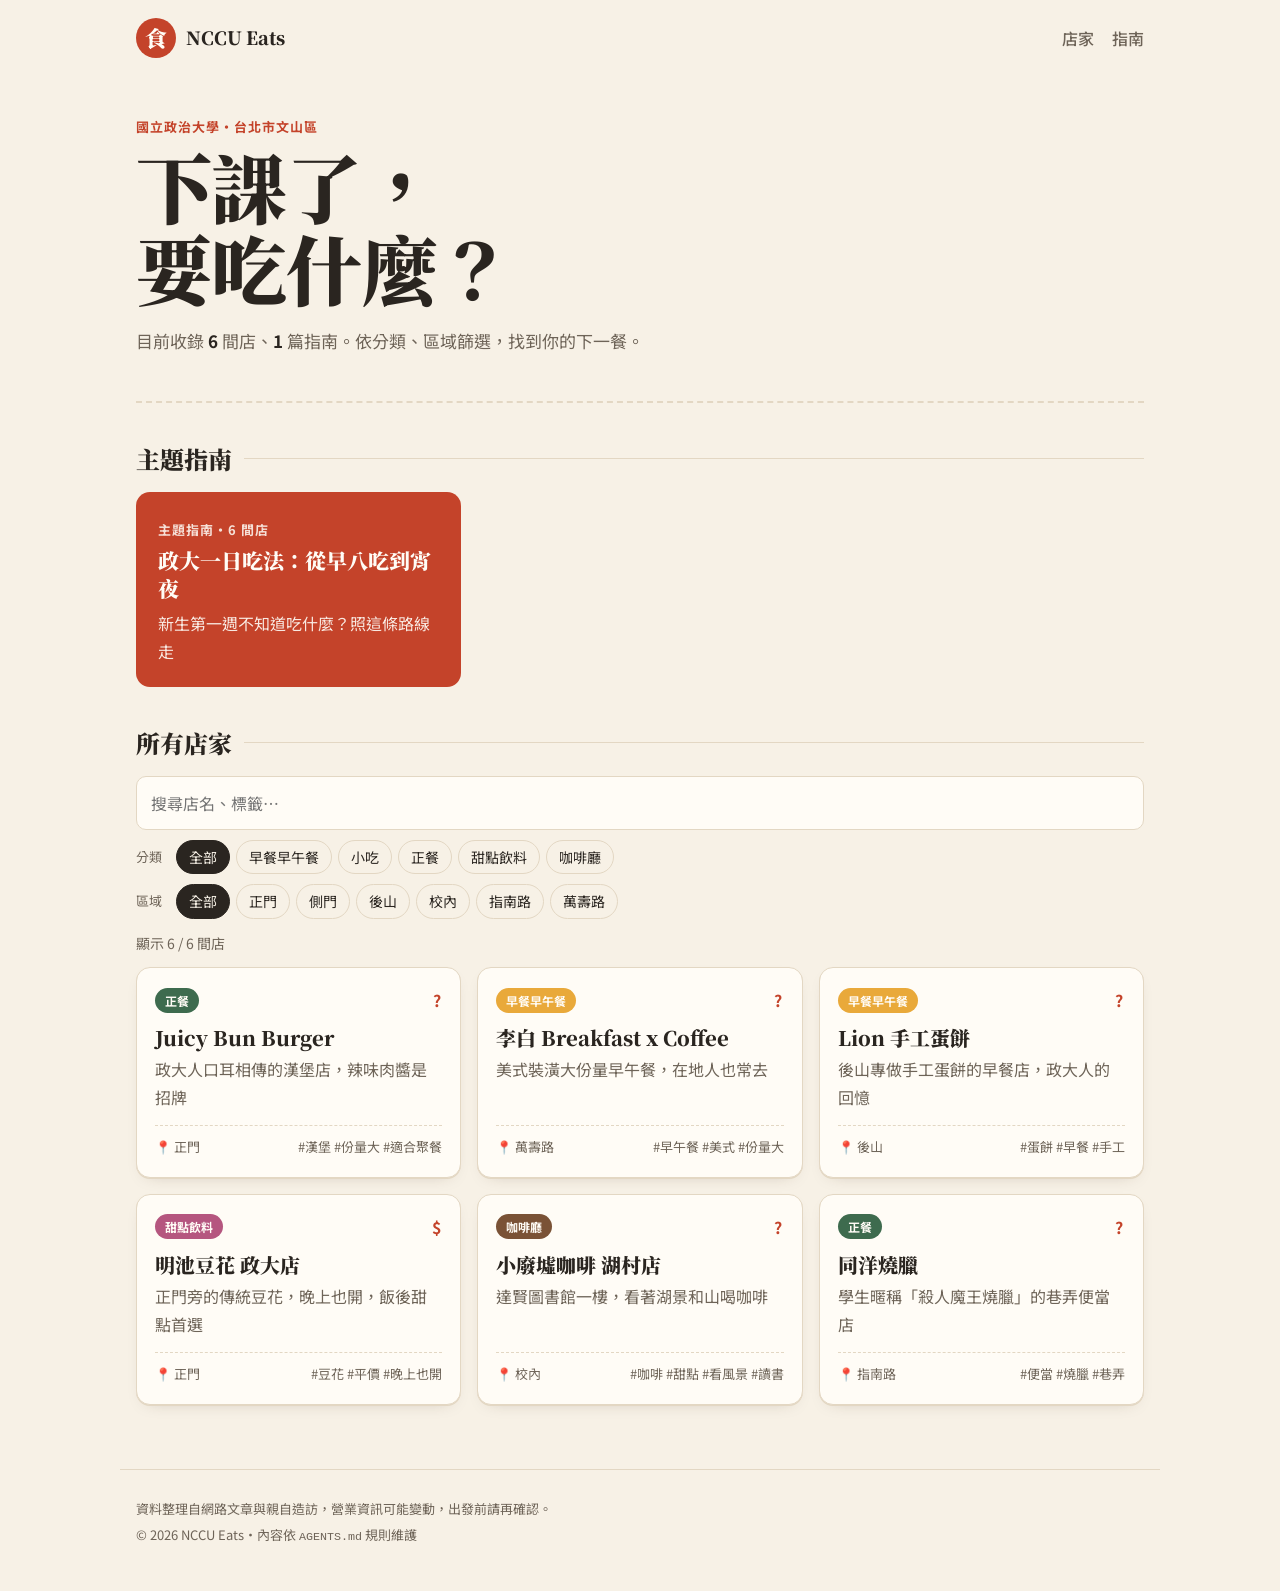
<file: docs/index.html>
<!doctype html>
<html lang="zh-Hant-TW">
<head>
<meta charset="utf-8">
<meta name="viewport" content="width=device-width, initial-scale=1">
<title>NCCU Eats</title>
<meta name="description" content="政大周邊美食整理：依分類、區域找到下一餐。">
<link rel="preconnect" href="https://fonts.googleapis.com">
<link rel="preconnect" href="https://fonts.gstatic.com" crossorigin>
<link href="https://fonts.googleapis.com/css2?family=Noto+Sans+TC:wght@400;500;700&family=Noto+Serif+TC:wght@600;900&display=swap" rel="stylesheet">
<link rel="stylesheet" href="assets/style.css">
</head>
<body>
<header class="site-header">
  <a class="brand" href="index.html"><span class="brand-mark">食</span><span><b>NCCU Eats</b><small></small></span></a>
  <nav><a href="index.html#shops">店家</a><a href="index.html#guides">指南</a></nav>
</header>
<main>
<section class="hero">
  <p class="kicker">國立政治大學・台北市文山區</p>
  <h1>下課了，<br>要吃什麼？</h1>
  <p class="lead">目前收錄 <b>6</b> 間店、<b>1</b> 篇指南。依分類、區域篩選，找到你的下一餐。</p>
</section>
<section id="guides" class="section">
  <h2 class="section-title">主題指南</h2>
  <div class="guide-grid"><a class="guide-card" href="guides/one-day-eating-route.html">
  <span class="kicker">主題指南・6 間店</span>
  <h3>政大一日吃法：從早八吃到宵夜</h3><p>新生第一週不知道吃什麼？照這條路線走</p></a></div>
</section>
<section id="shops" class="section">
  <h2 class="section-title">所有店家</h2>
  <div class="filters">
    <input id="search" type="search" placeholder="搜尋店名、標籤…" aria-label="搜尋店家">
    <div class="chip-row"><span class="chip-label">分類</span><button class="chip is-active" data-filter="category" data-value="">全部</button><button class="chip" data-filter="category" data-value="早餐早午餐">早餐早午餐</button><button class="chip" data-filter="category" data-value="小吃">小吃</button><button class="chip" data-filter="category" data-value="正餐">正餐</button><button class="chip" data-filter="category" data-value="甜點飲料">甜點飲料</button><button class="chip" data-filter="category" data-value="咖啡廳">咖啡廳</button></div>
    <div class="chip-row"><span class="chip-label">區域</span><button class="chip is-active" data-filter="area" data-value="">全部</button><button class="chip" data-filter="area" data-value="正門">正門</button><button class="chip" data-filter="area" data-value="側門">側門</button><button class="chip" data-filter="area" data-value="後山">後山</button><button class="chip" data-filter="area" data-value="校內">校內</button><button class="chip" data-filter="area" data-value="指南路">指南路</button><button class="chip" data-filter="area" data-value="萬壽路">萬壽路</button></div>
  </div>
  <p class="result-count" id="count" aria-live="polite"></p>
  <div class="card-grid" id="cards"><a class="card" href="restaurants/juicy-bun-burger.html" data-category="正餐" data-area="正門" data-search="juicy bun burger 政大人口耳相傳的漢堡店，辣味肉醬是招牌 正門 正餐 漢堡 份量大 適合聚餐">
  <div class="card-top"><span class="badge cat-meal">正餐</span><span class="price" title="價位待確認">?</span></div>
  <h3>Juicy Bun Burger</h3>
  <p>政大人口耳相傳的漢堡店，辣味肉醬是招牌</p>
  <div class="card-foot"><span class="area">📍 正門</span><span class="tags">#漢堡 #份量大 #適合聚餐</span></div>
</a>
<a class="card" href="restaurants/li-bai-breakfast.html" data-category="早餐早午餐" data-area="萬壽路" data-search="李白 breakfast x coffee 美式裝潢大份量早午餐，在地人也常去 萬壽路 早餐早午餐 早午餐 美式 份量大">
  <div class="card-top"><span class="badge cat-brunch">早餐早午餐</span><span class="price" title="價位待確認">?</span></div>
  <h3>李白 Breakfast x Coffee</h3>
  <p>美式裝潢大份量早午餐，在地人也常去</p>
  <div class="card-foot"><span class="area">📍 萬壽路</span><span class="tags">#早午餐 #美式 #份量大</span></div>
</a>
<a class="card" href="restaurants/lion-egg-crepe.html" data-category="早餐早午餐" data-area="後山" data-search="lion 手工蛋餅 後山專做手工蛋餅的早餐店，政大人的回憶 後山 早餐早午餐 蛋餅 早餐 手工">
  <div class="card-top"><span class="badge cat-brunch">早餐早午餐</span><span class="price" title="價位待確認">?</span></div>
  <h3>Lion 手工蛋餅</h3>
  <p>後山專做手工蛋餅的早餐店，政大人的回憶</p>
  <div class="card-foot"><span class="area">📍 後山</span><span class="tags">#蛋餅 #早餐 #手工</span></div>
</a>
<a class="card" href="restaurants/ming-chi-douhua.html" data-category="甜點飲料" data-area="正門" data-search="明池豆花 政大店 正門旁的傳統豆花，晚上也開，飯後甜點首選 正門 甜點飲料 豆花 平價 晚上也開">
  <div class="card-top"><span class="badge cat-dessert">甜點飲料</span><span class="price" title="150 元內">$</span></div>
  <h3>明池豆花 政大店</h3>
  <p>正門旁的傳統豆花，晚上也開，飯後甜點首選</p>
  <div class="card-foot"><span class="area">📍 正門</span><span class="tags">#豆花 #平價 #晚上也開</span></div>
</a>
<a class="card" href="restaurants/ruins-coffee-lake.html" data-category="咖啡廳" data-area="校內" data-search="小廢墟咖啡 湖村店 達賢圖書館一樓，看著湖景和山喝咖啡 校內 咖啡廳 咖啡 甜點 看風景 讀書">
  <div class="card-top"><span class="badge cat-cafe">咖啡廳</span><span class="price" title="價位待確認">?</span></div>
  <h3>小廢墟咖啡 湖村店</h3>
  <p>達賢圖書館一樓，看著湖景和山喝咖啡</p>
  <div class="card-foot"><span class="area">📍 校內</span><span class="tags">#咖啡 #甜點 #看風景 #讀書</span></div>
</a>
<a class="card" href="restaurants/tong-yang-bbq.html" data-category="正餐" data-area="指南路" data-search="同洋燒臘 學生暱稱「殺人魔王燒臘」的巷弄便當店 指南路 正餐 便當 燒臘 巷弄">
  <div class="card-top"><span class="badge cat-meal">正餐</span><span class="price" title="價位待確認">?</span></div>
  <h3>同洋燒臘</h3>
  <p>學生暱稱「殺人魔王燒臘」的巷弄便當店</p>
  <div class="card-foot"><span class="area">📍 指南路</span><span class="tags">#便當 #燒臘 #巷弄</span></div>
</a></div>
  <p class="empty" id="empty" hidden>找不到符合的店家，換個條件試試，或依照 AGENTS.md 新增一間吧！</p>
</section></main>
<footer class="site-footer">
  <p>資料整理自網路文章與親自造訪，營業資訊可能變動，出發前請再確認。</p>
  <p>© 2026 NCCU Eats・內容依 <code>AGENTS.md</code> 規則維護</p>
</footer>
<script src="assets/app.js"></script>
</body>
</html>
</file>
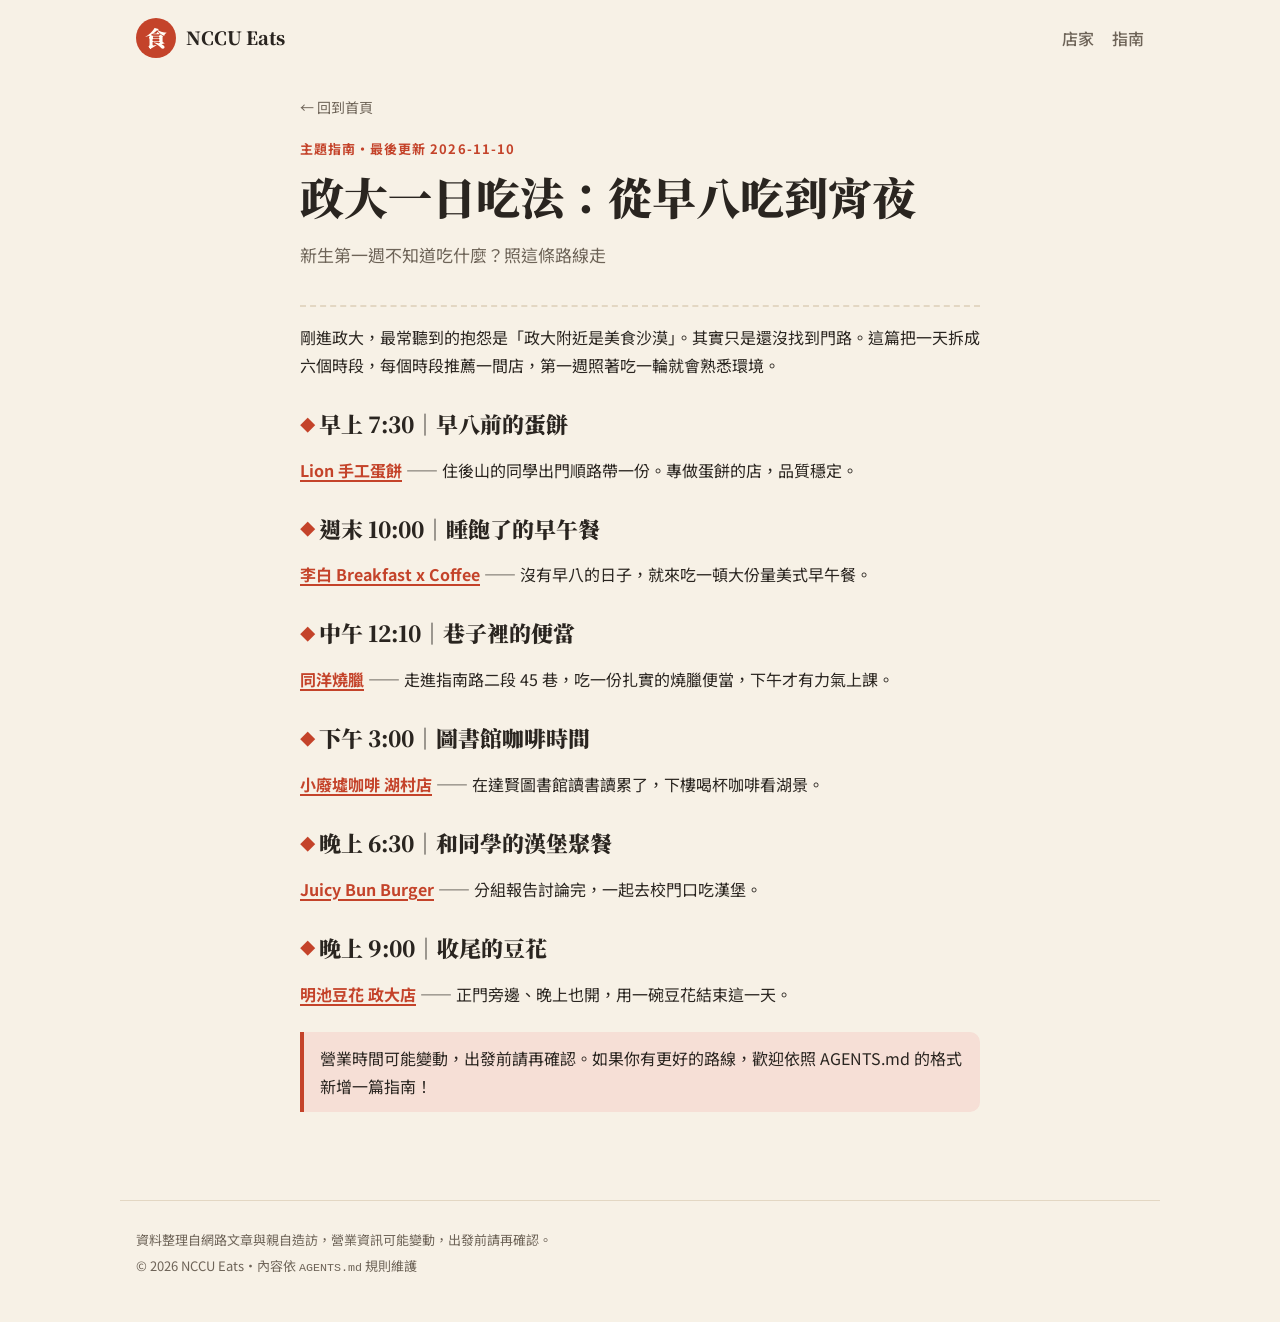
<file: docs/guides/one-day-eating-route.html>
<!doctype html>
<html lang="zh-Hant-TW">
<head>
<meta charset="utf-8">
<meta name="viewport" content="width=device-width, initial-scale=1">
<title>政大一日吃法：從早八吃到宵夜｜NCCU Eats</title>
<meta name="description" content="新生第一週不知道吃什麼？照這條路線走">
<link rel="preconnect" href="https://fonts.googleapis.com">
<link rel="preconnect" href="https://fonts.gstatic.com" crossorigin>
<link href="https://fonts.googleapis.com/css2?family=Noto+Sans+TC:wght@400;500;700&family=Noto+Serif+TC:wght@600;900&display=swap" rel="stylesheet">
<link rel="stylesheet" href="../assets/style.css">
</head>
<body>
<header class="site-header">
  <a class="brand" href="../index.html"><span class="brand-mark">食</span><span><b>NCCU Eats</b><small></small></span></a>
  <nav><a href="../index.html#shops">店家</a><a href="../index.html#guides">指南</a></nav>
</header>
<main><article class="detail guide">
  <a class="back" href="../index.html#guides">← 回到首頁</a>
  <header class="detail-head">
    <p class="kicker">主題指南・最後更新 2026-11-10</p>
    <h1>政大一日吃法：從早八吃到宵夜</h1>
    <p class="lead">新生第一週不知道吃什麼？照這條路線走</p>
  </header>
  <div class="prose"><p>剛進政大，最常聽到的抱怨是「政大附近是美食沙漠」。其實只是還沒找到門路。這篇把一天拆成六個時段，每個時段推薦一間店，第一週照著吃一輪就會熟悉環境。</p>
<h2>早上 7:30｜早八前的蛋餅</h2>
<p><a class="shop-link" href="../restaurants/lion-egg-crepe.html">Lion 手工蛋餅</a> —— 住後山的同學出門順路帶一份。專做蛋餅的店，品質穩定。</p>
<h2>週末 10:00｜睡飽了的早午餐</h2>
<p><a class="shop-link" href="../restaurants/li-bai-breakfast.html">李白 Breakfast x Coffee</a> —— 沒有早八的日子，就來吃一頓大份量美式早午餐。</p>
<h2>中午 12:10｜巷子裡的便當</h2>
<p><a class="shop-link" href="../restaurants/tong-yang-bbq.html">同洋燒臘</a> —— 走進指南路二段 45 巷，吃一份扎實的燒臘便當，下午才有力氣上課。</p>
<h2>下午 3:00｜圖書館咖啡時間</h2>
<p><a class="shop-link" href="../restaurants/ruins-coffee-lake.html">小廢墟咖啡 湖村店</a> —— 在達賢圖書館讀書讀累了，下樓喝杯咖啡看湖景。</p>
<h2>晚上 6:30｜和同學的漢堡聚餐</h2>
<p><a class="shop-link" href="../restaurants/juicy-bun-burger.html">Juicy Bun Burger</a> —— 分組報告討論完，一起去校門口吃漢堡。</p>
<h2>晚上 9:00｜收尾的豆花</h2>
<p><a class="shop-link" href="../restaurants/ming-chi-douhua.html">明池豆花 政大店</a> —— 正門旁邊、晚上也開，用一碗豆花結束這一天。</p>
<blockquote>營業時間可能變動，出發前請再確認。如果你有更好的路線，歡迎依照 AGENTS.md 的格式新增一篇指南！</blockquote></div>
</article></main>
<footer class="site-footer">
  <p>資料整理自網路文章與親自造訪，營業資訊可能變動，出發前請再確認。</p>
  <p>© 2026 NCCU Eats・內容依 <code>AGENTS.md</code> 規則維護</p>
</footer>
<script src="../assets/app.js"></script>
</body>
</html>
</file>
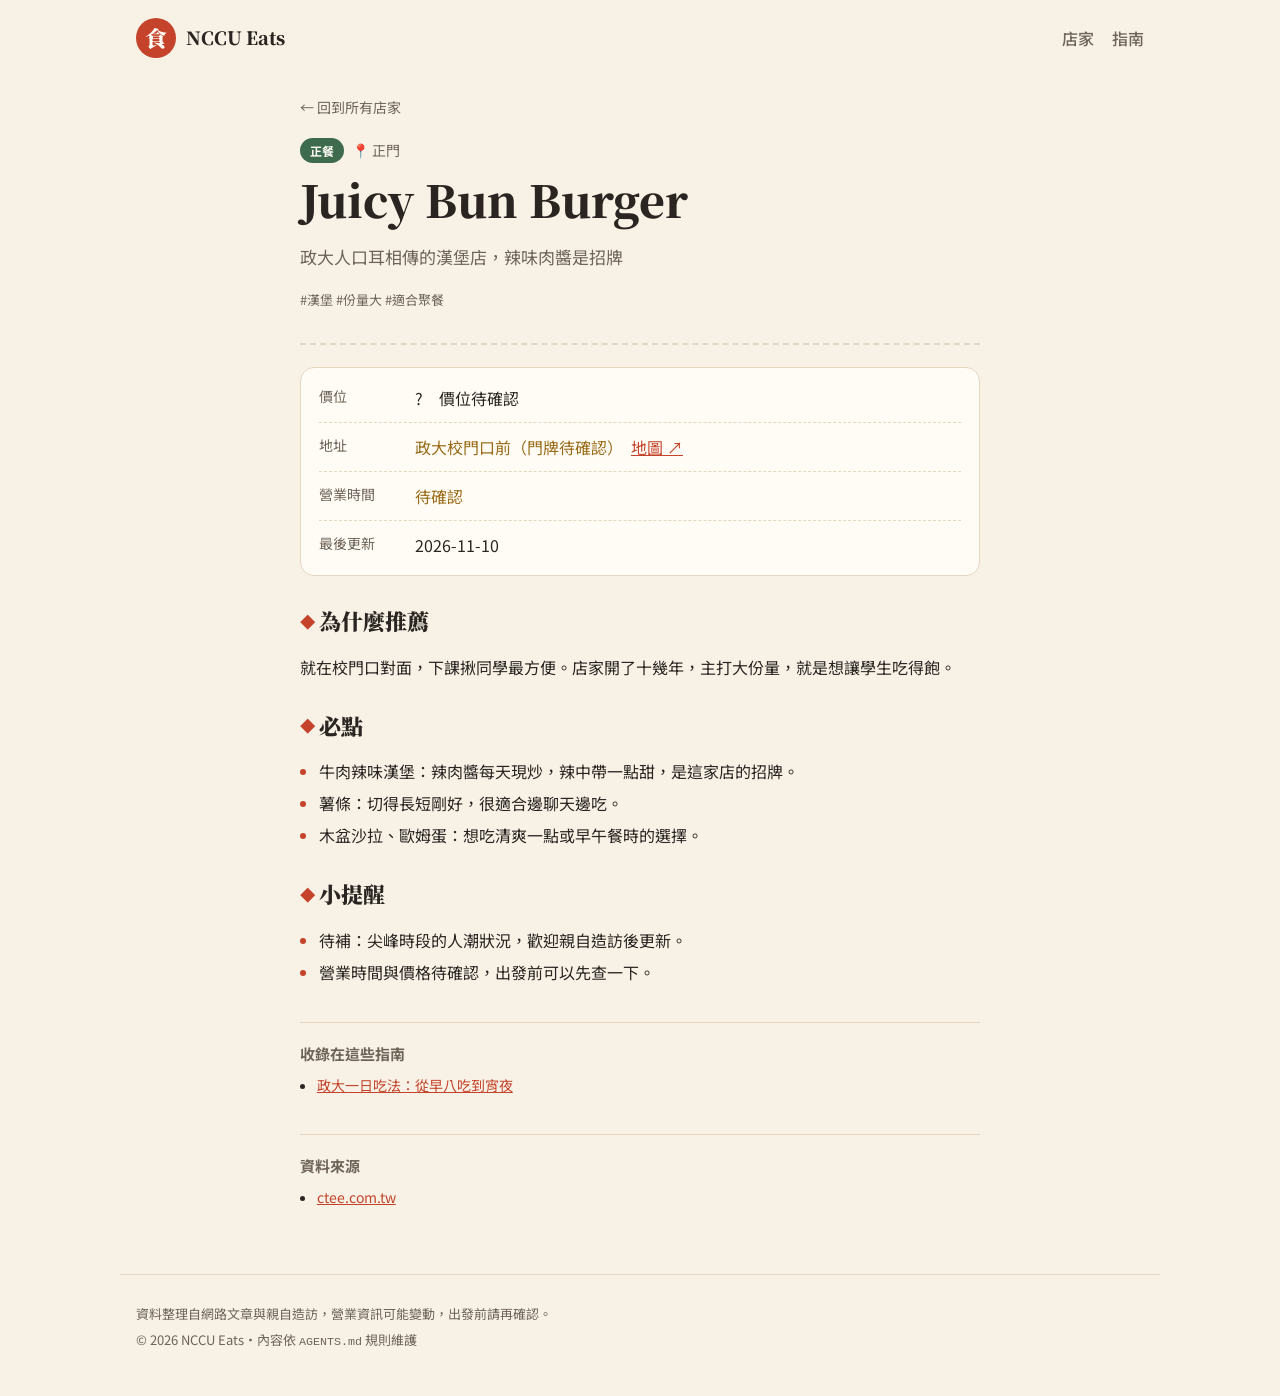
<file: docs/restaurants/juicy-bun-burger.html>
<!doctype html>
<html lang="zh-Hant-TW">
<head>
<meta charset="utf-8">
<meta name="viewport" content="width=device-width, initial-scale=1">
<title>Juicy Bun Burger｜NCCU Eats</title>
<meta name="description" content="政大人口耳相傳的漢堡店，辣味肉醬是招牌">
<link rel="preconnect" href="https://fonts.googleapis.com">
<link rel="preconnect" href="https://fonts.gstatic.com" crossorigin>
<link href="https://fonts.googleapis.com/css2?family=Noto+Sans+TC:wght@400;500;700&family=Noto+Serif+TC:wght@600;900&display=swap" rel="stylesheet">
<link rel="stylesheet" href="../assets/style.css">
</head>
<body>
<header class="site-header">
  <a class="brand" href="../index.html"><span class="brand-mark">食</span><span><b>NCCU Eats</b><small></small></span></a>
  <nav><a href="../index.html#shops">店家</a><a href="../index.html#guides">指南</a></nav>
</header>
<main><article class="detail">
  <a class="back" href="../index.html#shops">← 回到所有店家</a>
  <header class="detail-head">
    <div class="card-top"><span class="badge cat-meal">正餐</span><span class="area">📍 正門</span></div>
    <h1>Juicy Bun Burger</h1>
    <p class="lead">政大人口耳相傳的漢堡店，辣味肉醬是招牌</p>
    <p class="tags">#漢堡 #份量大 #適合聚餐</p>
  </header>
  <dl class="facts">
    <div><dt>價位</dt><dd>?　價位待確認</dd></div>
    <div><dt>地址</dt><dd><span class="tbd">政大校門口前（門牌待確認）</span>　<a href="https://www.google.com/maps/search/?api=1&amp;query=Juicy%20Bun%20Burger%20%E6%94%BF%E5%A4%A7%E6%A0%A1%E9%96%80%E5%8F%A3%E5%89%8D%EF%BC%88%E9%96%80%E7%89%8C%E5%BE%85%E7%A2%BA%E8%AA%8D%EF%BC%89" target="_blank" rel="noopener">地圖 ↗</a></dd></div>
    <div><dt>營業時間</dt><dd><span class="tbd">待確認</span></dd></div>
    <div><dt>最後更新</dt><dd>2026-11-10</dd></div>
  </dl>
  <div class="prose"><h2>為什麼推薦</h2>
<p>就在校門口對面，下課揪同學最方便。店家開了十幾年，主打大份量，就是想讓學生吃得飽。</p>
<h2>必點</h2>
<ul><li>牛肉辣味漢堡：辣肉醬每天現炒，辣中帶一點甜，是這家店的招牌。</li><li>薯條：切得長短剛好，很適合邊聊天邊吃。</li><li>木盆沙拉、歐姆蛋：想吃清爽一點或早午餐時的選擇。</li></ul>
<h2>小提醒</h2>
<ul><li>待補：尖峰時段的人潮狀況，歡迎親自造訪後更新。</li><li>營業時間與價格待確認，出發前可以先查一下。</li></ul></div>
  <aside class="related"><h2>收錄在這些指南</h2><ul><li><a href="../guides/one-day-eating-route.html">政大一日吃法：從早八吃到宵夜</a></li></ul></aside>
  <footer class="sources"><h2>資料來源</h2><ul><li><a href="https://www.ctee.com.tw/news/20241018700016-431003" target="_blank" rel="noopener">ctee.com.tw</a></li></ul></footer>
</article></main>
<footer class="site-footer">
  <p>資料整理自網路文章與親自造訪，營業資訊可能變動，出發前請再確認。</p>
  <p>© 2026 NCCU Eats・內容依 <code>AGENTS.md</code> 規則維護</p>
</footer>
<script src="../assets/app.js"></script>
</body>
</html>
</file>
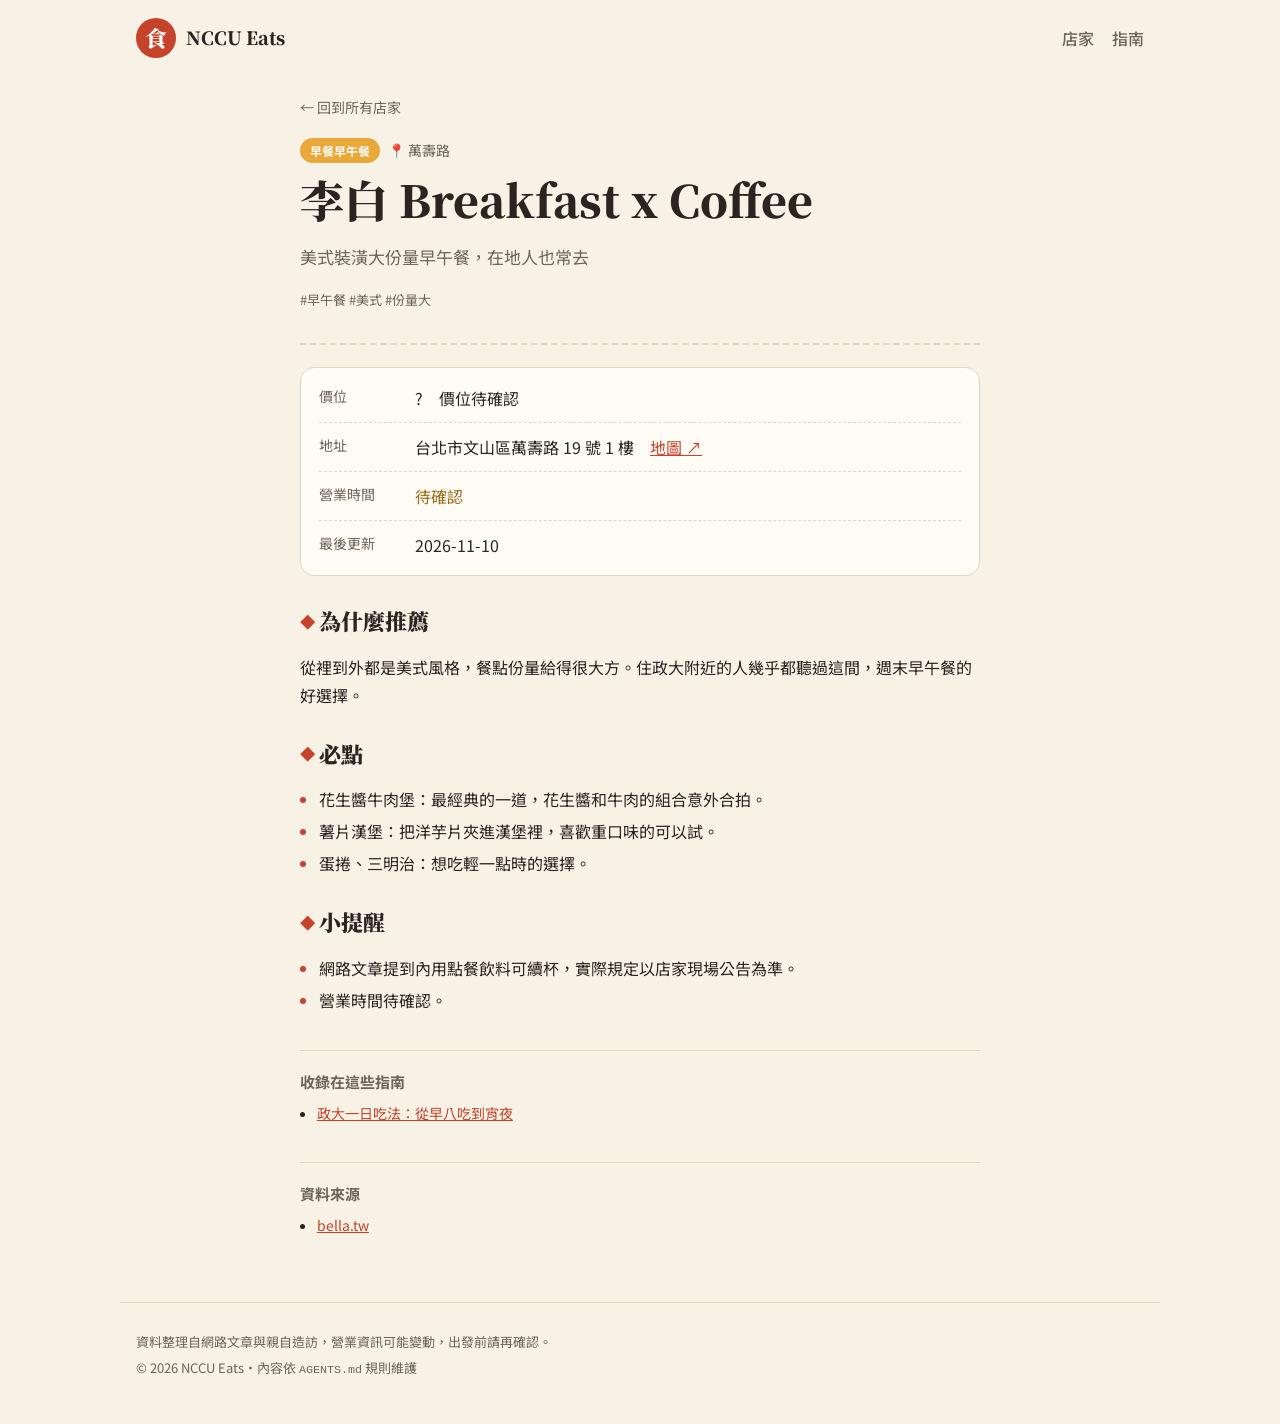
<file: docs/restaurants/li-bai-breakfast.html>
<!doctype html>
<html lang="zh-Hant-TW">
<head>
<meta charset="utf-8">
<meta name="viewport" content="width=device-width, initial-scale=1">
<title>李白 Breakfast x Coffee｜NCCU Eats</title>
<meta name="description" content="美式裝潢大份量早午餐，在地人也常去">
<link rel="preconnect" href="https://fonts.googleapis.com">
<link rel="preconnect" href="https://fonts.gstatic.com" crossorigin>
<link href="https://fonts.googleapis.com/css2?family=Noto+Sans+TC:wght@400;500;700&family=Noto+Serif+TC:wght@600;900&display=swap" rel="stylesheet">
<link rel="stylesheet" href="../assets/style.css">
</head>
<body>
<header class="site-header">
  <a class="brand" href="../index.html"><span class="brand-mark">食</span><span><b>NCCU Eats</b><small></small></span></a>
  <nav><a href="../index.html#shops">店家</a><a href="../index.html#guides">指南</a></nav>
</header>
<main><article class="detail">
  <a class="back" href="../index.html#shops">← 回到所有店家</a>
  <header class="detail-head">
    <div class="card-top"><span class="badge cat-brunch">早餐早午餐</span><span class="area">📍 萬壽路</span></div>
    <h1>李白 Breakfast x Coffee</h1>
    <p class="lead">美式裝潢大份量早午餐，在地人也常去</p>
    <p class="tags">#早午餐 #美式 #份量大</p>
  </header>
  <dl class="facts">
    <div><dt>價位</dt><dd>?　價位待確認</dd></div>
    <div><dt>地址</dt><dd>台北市文山區萬壽路 19 號 1 樓　<a href="https://www.google.com/maps/search/?api=1&amp;query=%E6%9D%8E%E7%99%BD%20Breakfast%20x%20Coffee%20%E5%8F%B0%E5%8C%97%E5%B8%82%E6%96%87%E5%B1%B1%E5%8D%80%E8%90%AC%E5%A3%BD%E8%B7%AF%2019%20%E8%99%9F%201%20%E6%A8%93" target="_blank" rel="noopener">地圖 ↗</a></dd></div>
    <div><dt>營業時間</dt><dd><span class="tbd">待確認</span></dd></div>
    <div><dt>最後更新</dt><dd>2026-11-10</dd></div>
  </dl>
  <div class="prose"><h2>為什麼推薦</h2>
<p>從裡到外都是美式風格，餐點份量給得很大方。住政大附近的人幾乎都聽過這間，週末早午餐的好選擇。</p>
<h2>必點</h2>
<ul><li>花生醬牛肉堡：最經典的一道，花生醬和牛肉的組合意外合拍。</li><li>薯片漢堡：把洋芋片夾進漢堡裡，喜歡重口味的可以試。</li><li>蛋捲、三明治：想吃輕一點時的選擇。</li></ul>
<h2>小提醒</h2>
<ul><li>網路文章提到內用點餐飲料可續杯，實際規定以店家現場公告為準。</li><li>營業時間待確認。</li></ul></div>
  <aside class="related"><h2>收錄在這些指南</h2><ul><li><a href="../guides/one-day-eating-route.html">政大一日吃法：從早八吃到宵夜</a></li></ul></aside>
  <footer class="sources"><h2>資料來源</h2><ul><li><a href="https://www.bella.tw/articles/travel&amp;foodies/38114" target="_blank" rel="noopener">bella.tw</a></li></ul></footer>
</article></main>
<footer class="site-footer">
  <p>資料整理自網路文章與親自造訪，營業資訊可能變動，出發前請再確認。</p>
  <p>© 2026 NCCU Eats・內容依 <code>AGENTS.md</code> 規則維護</p>
</footer>
<script src="../assets/app.js"></script>
</body>
</html>
</file>
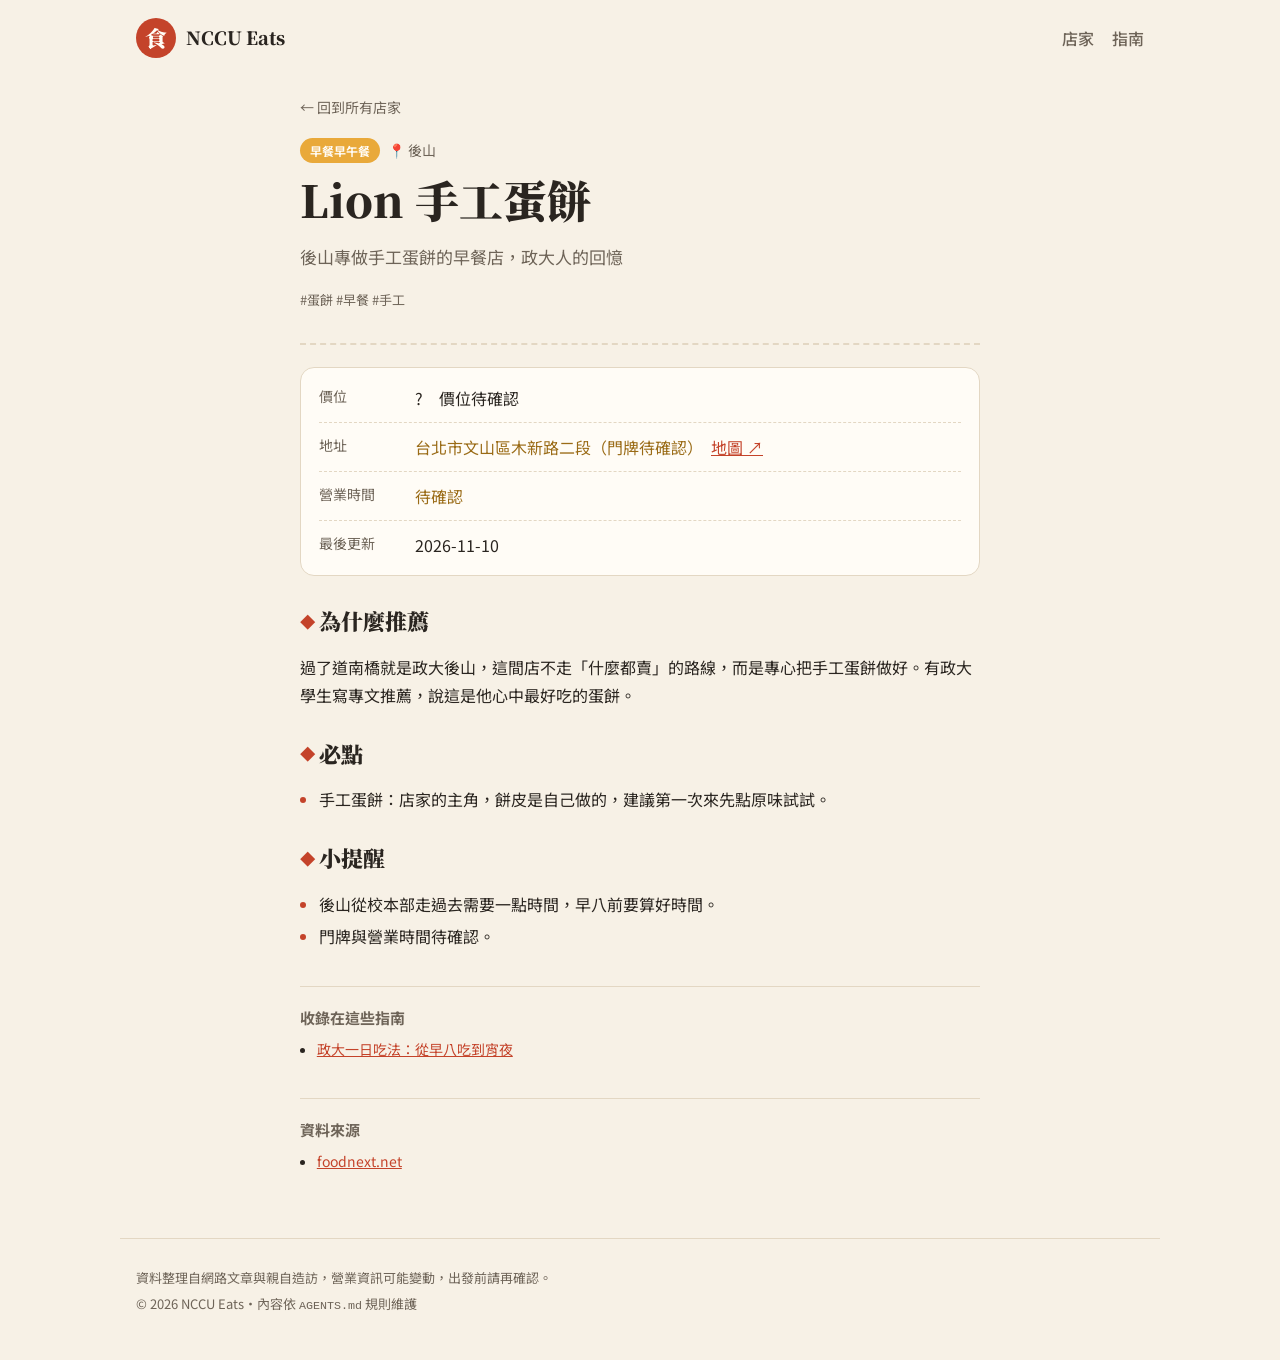
<file: docs/restaurants/lion-egg-crepe.html>
<!doctype html>
<html lang="zh-Hant-TW">
<head>
<meta charset="utf-8">
<meta name="viewport" content="width=device-width, initial-scale=1">
<title>Lion 手工蛋餅｜NCCU Eats</title>
<meta name="description" content="後山專做手工蛋餅的早餐店，政大人的回憶">
<link rel="preconnect" href="https://fonts.googleapis.com">
<link rel="preconnect" href="https://fonts.gstatic.com" crossorigin>
<link href="https://fonts.googleapis.com/css2?family=Noto+Sans+TC:wght@400;500;700&family=Noto+Serif+TC:wght@600;900&display=swap" rel="stylesheet">
<link rel="stylesheet" href="../assets/style.css">
</head>
<body>
<header class="site-header">
  <a class="brand" href="../index.html"><span class="brand-mark">食</span><span><b>NCCU Eats</b><small></small></span></a>
  <nav><a href="../index.html#shops">店家</a><a href="../index.html#guides">指南</a></nav>
</header>
<main><article class="detail">
  <a class="back" href="../index.html#shops">← 回到所有店家</a>
  <header class="detail-head">
    <div class="card-top"><span class="badge cat-brunch">早餐早午餐</span><span class="area">📍 後山</span></div>
    <h1>Lion 手工蛋餅</h1>
    <p class="lead">後山專做手工蛋餅的早餐店，政大人的回憶</p>
    <p class="tags">#蛋餅 #早餐 #手工</p>
  </header>
  <dl class="facts">
    <div><dt>價位</dt><dd>?　價位待確認</dd></div>
    <div><dt>地址</dt><dd><span class="tbd">台北市文山區木新路二段（門牌待確認）</span>　<a href="https://www.google.com/maps/search/?api=1&amp;query=Lion%20%E6%89%8B%E5%B7%A5%E8%9B%8B%E9%A4%85%20%E5%8F%B0%E5%8C%97%E5%B8%82%E6%96%87%E5%B1%B1%E5%8D%80%E6%9C%A8%E6%96%B0%E8%B7%AF%E4%BA%8C%E6%AE%B5%EF%BC%88%E9%96%80%E7%89%8C%E5%BE%85%E7%A2%BA%E8%AA%8D%EF%BC%89" target="_blank" rel="noopener">地圖 ↗</a></dd></div>
    <div><dt>營業時間</dt><dd><span class="tbd">待確認</span></dd></div>
    <div><dt>最後更新</dt><dd>2026-11-10</dd></div>
  </dl>
  <div class="prose"><h2>為什麼推薦</h2>
<p>過了道南橋就是政大後山，這間店不走「什麼都賣」的路線，而是專心把手工蛋餅做好。有政大學生寫專文推薦，說這是他心中最好吃的蛋餅。</p>
<h2>必點</h2>
<ul><li>手工蛋餅：店家的主角，餅皮是自己做的，建議第一次來先點原味試試。</li></ul>
<h2>小提醒</h2>
<ul><li>後山從校本部走過去需要一點時間，早八前要算好時間。</li><li>門牌與營業時間待確認。</li></ul></div>
  <aside class="related"><h2>收錄在這些指南</h2><ul><li><a href="../guides/one-day-eating-route.html">政大一日吃法：從早八吃到宵夜</a></li></ul></aside>
  <footer class="sources"><h2>資料來源</h2><ul><li><a href="https://www.foodnext.net/column/columnist/paper/5852804549" target="_blank" rel="noopener">foodnext.net</a></li></ul></footer>
</article></main>
<footer class="site-footer">
  <p>資料整理自網路文章與親自造訪，營業資訊可能變動，出發前請再確認。</p>
  <p>© 2026 NCCU Eats・內容依 <code>AGENTS.md</code> 規則維護</p>
</footer>
<script src="../assets/app.js"></script>
</body>
</html>
</file>
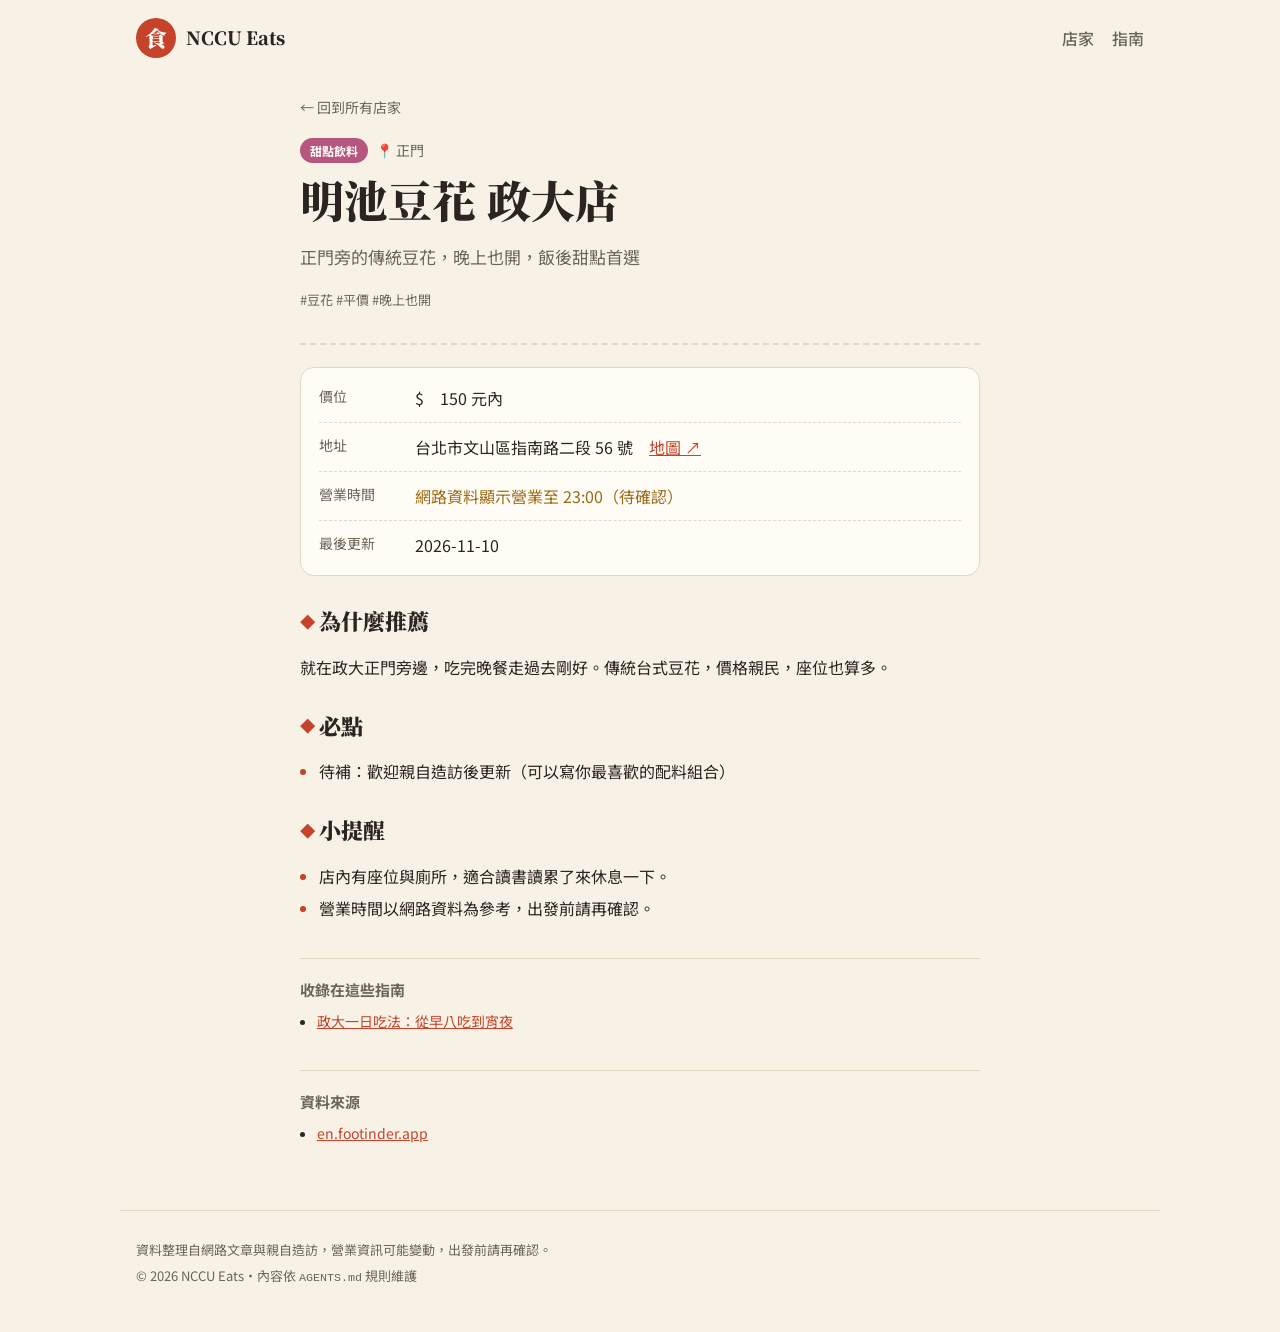
<file: docs/restaurants/ming-chi-douhua.html>
<!doctype html>
<html lang="zh-Hant-TW">
<head>
<meta charset="utf-8">
<meta name="viewport" content="width=device-width, initial-scale=1">
<title>明池豆花 政大店｜NCCU Eats</title>
<meta name="description" content="正門旁的傳統豆花，晚上也開，飯後甜點首選">
<link rel="preconnect" href="https://fonts.googleapis.com">
<link rel="preconnect" href="https://fonts.gstatic.com" crossorigin>
<link href="https://fonts.googleapis.com/css2?family=Noto+Sans+TC:wght@400;500;700&family=Noto+Serif+TC:wght@600;900&display=swap" rel="stylesheet">
<link rel="stylesheet" href="../assets/style.css">
</head>
<body>
<header class="site-header">
  <a class="brand" href="../index.html"><span class="brand-mark">食</span><span><b>NCCU Eats</b><small></small></span></a>
  <nav><a href="../index.html#shops">店家</a><a href="../index.html#guides">指南</a></nav>
</header>
<main><article class="detail">
  <a class="back" href="../index.html#shops">← 回到所有店家</a>
  <header class="detail-head">
    <div class="card-top"><span class="badge cat-dessert">甜點飲料</span><span class="area">📍 正門</span></div>
    <h1>明池豆花 政大店</h1>
    <p class="lead">正門旁的傳統豆花，晚上也開，飯後甜點首選</p>
    <p class="tags">#豆花 #平價 #晚上也開</p>
  </header>
  <dl class="facts">
    <div><dt>價位</dt><dd>$　150 元內</dd></div>
    <div><dt>地址</dt><dd>台北市文山區指南路二段 56 號　<a href="https://www.google.com/maps/search/?api=1&amp;query=%E6%98%8E%E6%B1%A0%E8%B1%86%E8%8A%B1%20%E6%94%BF%E5%A4%A7%E5%BA%97%20%E5%8F%B0%E5%8C%97%E5%B8%82%E6%96%87%E5%B1%B1%E5%8D%80%E6%8C%87%E5%8D%97%E8%B7%AF%E4%BA%8C%E6%AE%B5%2056%20%E8%99%9F" target="_blank" rel="noopener">地圖 ↗</a></dd></div>
    <div><dt>營業時間</dt><dd><span class="tbd">網路資料顯示營業至 23:00（待確認）</span></dd></div>
    <div><dt>最後更新</dt><dd>2026-11-10</dd></div>
  </dl>
  <div class="prose"><h2>為什麼推薦</h2>
<p>就在政大正門旁邊，吃完晚餐走過去剛好。傳統台式豆花，價格親民，座位也算多。</p>
<h2>必點</h2>
<ul><li>待補：歡迎親自造訪後更新（可以寫你最喜歡的配料組合）</li></ul>
<h2>小提醒</h2>
<ul><li>店內有座位與廁所，適合讀書讀累了來休息一下。</li><li>營業時間以網路資料為參考，出發前請再確認。</li></ul></div>
  <aside class="related"><h2>收錄在這些指南</h2><ul><li><a href="../guides/one-day-eating-route.html">政大一日吃法：從早八吃到宵夜</a></li></ul></aside>
  <footer class="sources"><h2>資料來源</h2><ul><li><a href="https://en.footinder.app/places/64285c9e29ba5eb673d67670" target="_blank" rel="noopener">en.footinder.app</a></li></ul></footer>
</article></main>
<footer class="site-footer">
  <p>資料整理自網路文章與親自造訪，營業資訊可能變動，出發前請再確認。</p>
  <p>© 2026 NCCU Eats・內容依 <code>AGENTS.md</code> 規則維護</p>
</footer>
<script src="../assets/app.js"></script>
</body>
</html>
</file>
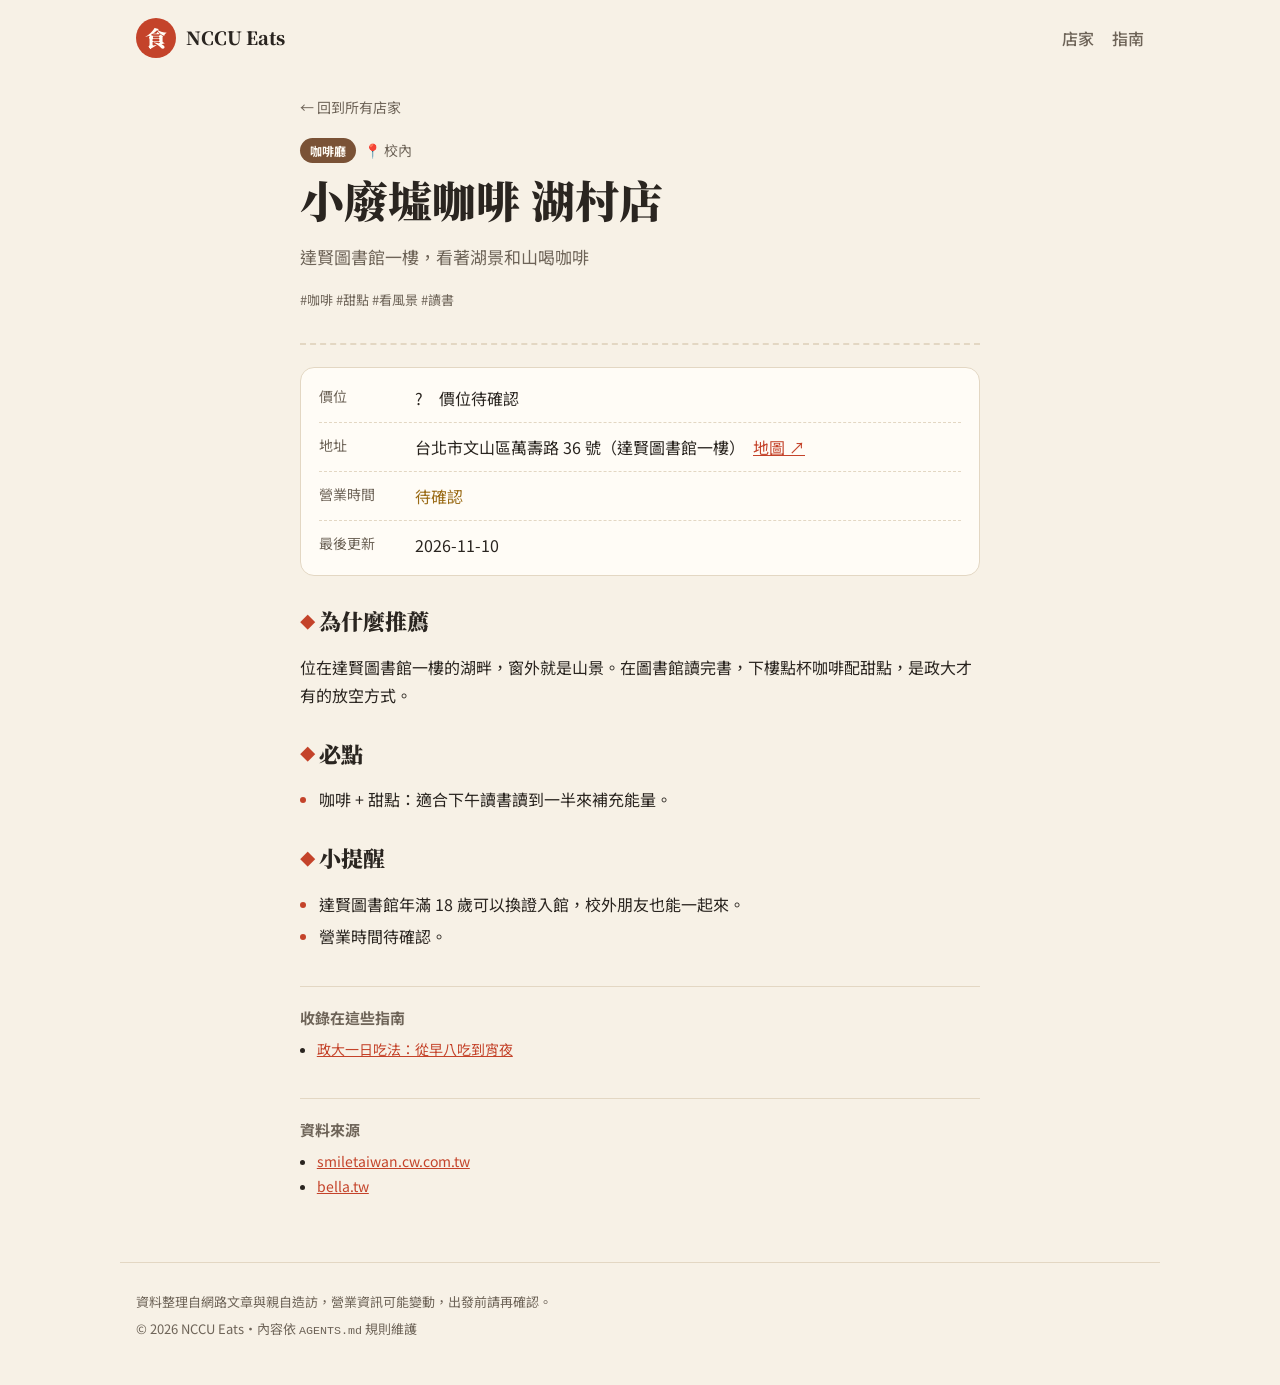
<file: docs/restaurants/ruins-coffee-lake.html>
<!doctype html>
<html lang="zh-Hant-TW">
<head>
<meta charset="utf-8">
<meta name="viewport" content="width=device-width, initial-scale=1">
<title>小廢墟咖啡 湖村店｜NCCU Eats</title>
<meta name="description" content="達賢圖書館一樓，看著湖景和山喝咖啡">
<link rel="preconnect" href="https://fonts.googleapis.com">
<link rel="preconnect" href="https://fonts.gstatic.com" crossorigin>
<link href="https://fonts.googleapis.com/css2?family=Noto+Sans+TC:wght@400;500;700&family=Noto+Serif+TC:wght@600;900&display=swap" rel="stylesheet">
<link rel="stylesheet" href="../assets/style.css">
</head>
<body>
<header class="site-header">
  <a class="brand" href="../index.html"><span class="brand-mark">食</span><span><b>NCCU Eats</b><small></small></span></a>
  <nav><a href="../index.html#shops">店家</a><a href="../index.html#guides">指南</a></nav>
</header>
<main><article class="detail">
  <a class="back" href="../index.html#shops">← 回到所有店家</a>
  <header class="detail-head">
    <div class="card-top"><span class="badge cat-cafe">咖啡廳</span><span class="area">📍 校內</span></div>
    <h1>小廢墟咖啡 湖村店</h1>
    <p class="lead">達賢圖書館一樓，看著湖景和山喝咖啡</p>
    <p class="tags">#咖啡 #甜點 #看風景 #讀書</p>
  </header>
  <dl class="facts">
    <div><dt>價位</dt><dd>?　價位待確認</dd></div>
    <div><dt>地址</dt><dd>台北市文山區萬壽路 36 號（達賢圖書館一樓）　<a href="https://www.google.com/maps/search/?api=1&amp;query=%E5%B0%8F%E5%BB%A2%E5%A2%9F%E5%92%96%E5%95%A1%20%E6%B9%96%E6%9D%91%E5%BA%97%20%E5%8F%B0%E5%8C%97%E5%B8%82%E6%96%87%E5%B1%B1%E5%8D%80%E8%90%AC%E5%A3%BD%E8%B7%AF%2036%20%E8%99%9F%EF%BC%88%E9%81%94%E8%B3%A2%E5%9C%96%E6%9B%B8%E9%A4%A8%E4%B8%80%E6%A8%93%EF%BC%89" target="_blank" rel="noopener">地圖 ↗</a></dd></div>
    <div><dt>營業時間</dt><dd><span class="tbd">待確認</span></dd></div>
    <div><dt>最後更新</dt><dd>2026-11-10</dd></div>
  </dl>
  <div class="prose"><h2>為什麼推薦</h2>
<p>位在達賢圖書館一樓的湖畔，窗外就是山景。在圖書館讀完書，下樓點杯咖啡配甜點，是政大才有的放空方式。</p>
<h2>必點</h2>
<ul><li>咖啡 + 甜點：適合下午讀書讀到一半來補充能量。</li></ul>
<h2>小提醒</h2>
<ul><li>達賢圖書館年滿 18 歲可以換證入館，校外朋友也能一起來。</li><li>營業時間待確認。</li></ul></div>
  <aside class="related"><h2>收錄在這些指南</h2><ul><li><a href="../guides/one-day-eating-route.html">政大一日吃法：從早八吃到宵夜</a></li></ul></aside>
  <footer class="sources"><h2>資料來源</h2><ul><li><a href="https://smiletaiwan.cw.com.tw/article/9552" target="_blank" rel="noopener">smiletaiwan.cw.com.tw</a></li><li><a href="https://www.bella.tw/articles/travel&amp;foodies/38114" target="_blank" rel="noopener">bella.tw</a></li></ul></footer>
</article></main>
<footer class="site-footer">
  <p>資料整理自網路文章與親自造訪，營業資訊可能變動，出發前請再確認。</p>
  <p>© 2026 NCCU Eats・內容依 <code>AGENTS.md</code> 規則維護</p>
</footer>
<script src="../assets/app.js"></script>
</body>
</html>
</file>
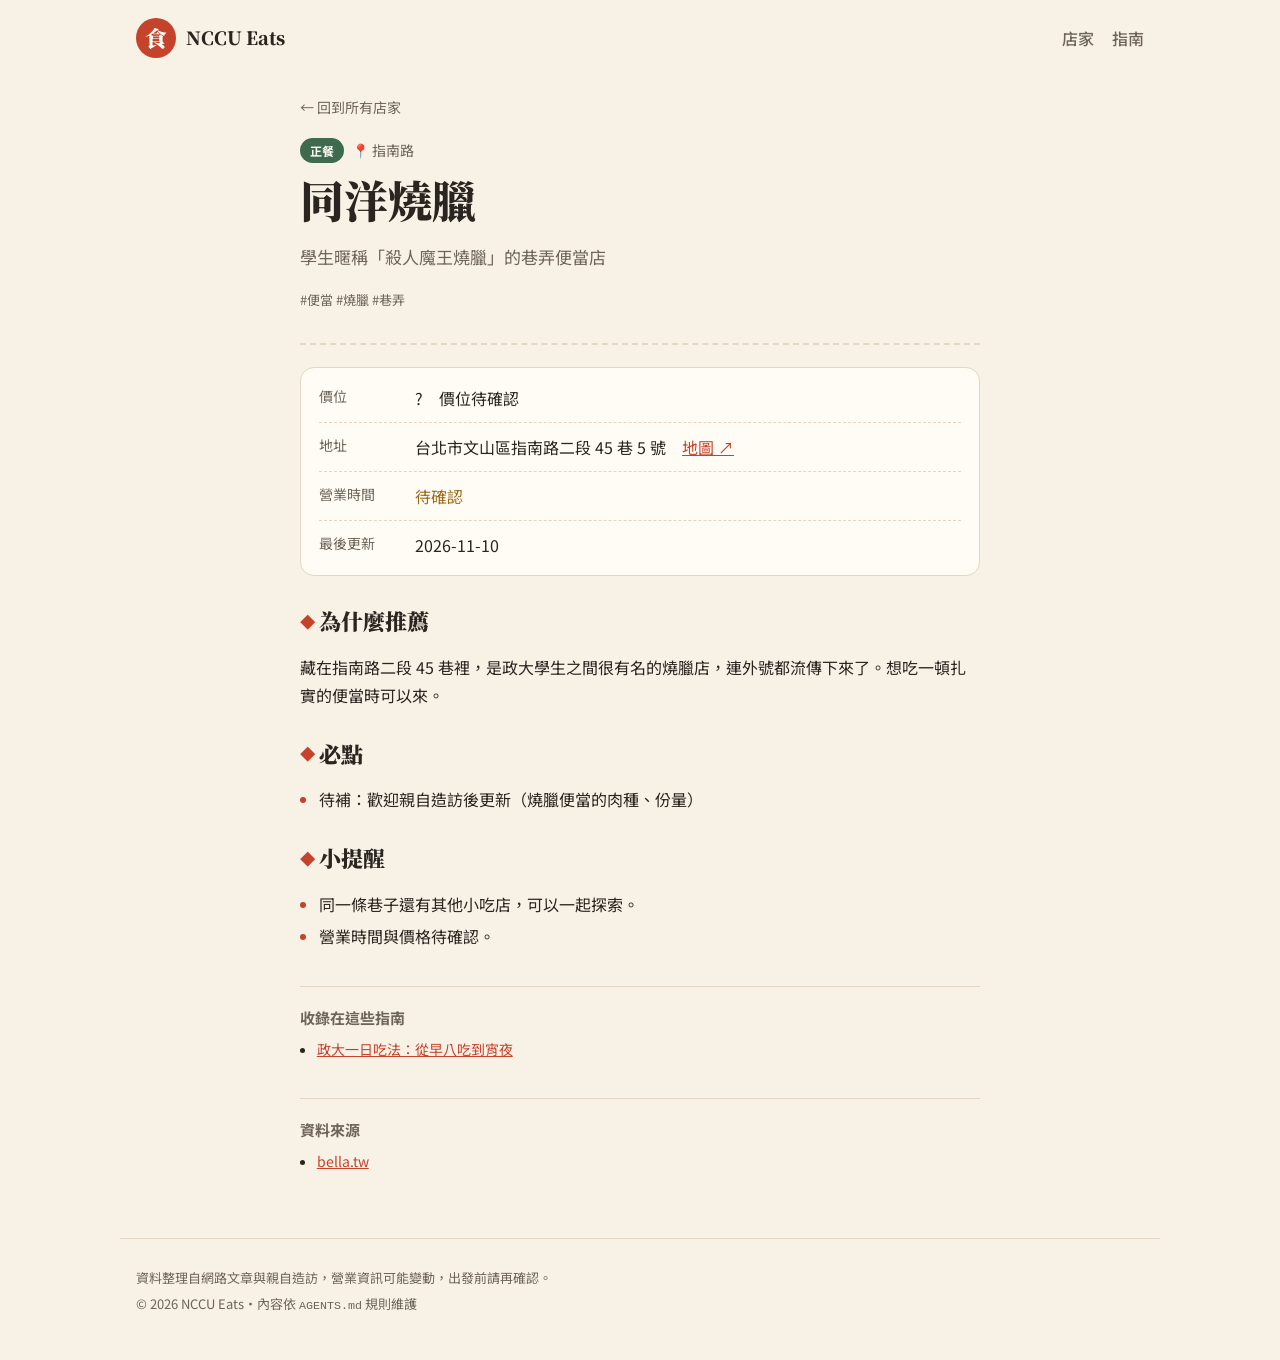
<file: docs/restaurants/tong-yang-bbq.html>
<!doctype html>
<html lang="zh-Hant-TW">
<head>
<meta charset="utf-8">
<meta name="viewport" content="width=device-width, initial-scale=1">
<title>同洋燒臘｜NCCU Eats</title>
<meta name="description" content="學生暱稱「殺人魔王燒臘」的巷弄便當店">
<link rel="preconnect" href="https://fonts.googleapis.com">
<link rel="preconnect" href="https://fonts.gstatic.com" crossorigin>
<link href="https://fonts.googleapis.com/css2?family=Noto+Sans+TC:wght@400;500;700&family=Noto+Serif+TC:wght@600;900&display=swap" rel="stylesheet">
<link rel="stylesheet" href="../assets/style.css">
</head>
<body>
<header class="site-header">
  <a class="brand" href="../index.html"><span class="brand-mark">食</span><span><b>NCCU Eats</b><small></small></span></a>
  <nav><a href="../index.html#shops">店家</a><a href="../index.html#guides">指南</a></nav>
</header>
<main><article class="detail">
  <a class="back" href="../index.html#shops">← 回到所有店家</a>
  <header class="detail-head">
    <div class="card-top"><span class="badge cat-meal">正餐</span><span class="area">📍 指南路</span></div>
    <h1>同洋燒臘</h1>
    <p class="lead">學生暱稱「殺人魔王燒臘」的巷弄便當店</p>
    <p class="tags">#便當 #燒臘 #巷弄</p>
  </header>
  <dl class="facts">
    <div><dt>價位</dt><dd>?　價位待確認</dd></div>
    <div><dt>地址</dt><dd>台北市文山區指南路二段 45 巷 5 號　<a href="https://www.google.com/maps/search/?api=1&amp;query=%E5%90%8C%E6%B4%8B%E7%87%92%E8%87%98%20%E5%8F%B0%E5%8C%97%E5%B8%82%E6%96%87%E5%B1%B1%E5%8D%80%E6%8C%87%E5%8D%97%E8%B7%AF%E4%BA%8C%E6%AE%B5%2045%20%E5%B7%B7%205%20%E8%99%9F" target="_blank" rel="noopener">地圖 ↗</a></dd></div>
    <div><dt>營業時間</dt><dd><span class="tbd">待確認</span></dd></div>
    <div><dt>最後更新</dt><dd>2026-11-10</dd></div>
  </dl>
  <div class="prose"><h2>為什麼推薦</h2>
<p>藏在指南路二段 45 巷裡，是政大學生之間很有名的燒臘店，連外號都流傳下來了。想吃一頓扎實的便當時可以來。</p>
<h2>必點</h2>
<ul><li>待補：歡迎親自造訪後更新（燒臘便當的肉種、份量）</li></ul>
<h2>小提醒</h2>
<ul><li>同一條巷子還有其他小吃店，可以一起探索。</li><li>營業時間與價格待確認。</li></ul></div>
  <aside class="related"><h2>收錄在這些指南</h2><ul><li><a href="../guides/one-day-eating-route.html">政大一日吃法：從早八吃到宵夜</a></li></ul></aside>
  <footer class="sources"><h2>資料來源</h2><ul><li><a href="https://www.bella.tw/articles/travel&amp;foodies/38114" target="_blank" rel="noopener">bella.tw</a></li></ul></footer>
</article></main>
<footer class="site-footer">
  <p>資料整理自網路文章與親自造訪，營業資訊可能變動，出發前請再確認。</p>
  <p>© 2026 NCCU Eats・內容依 <code>AGENTS.md</code> 規則維護</p>
</footer>
<script src="../assets/app.js"></script>
</body>
</html>
</file>
<file: docs/assets/style.css>
/* 政大吃什麼 — 樣式表
   規則：所有顏色只能使用 :root 裡的變數（見 AGENTS.md 第 10 節） */

:root {
  --paper: #f7f1e6;
  --card: #fffcf6;
  --ink: #2a2520;
  --muted: #6e6458;
  --line: #e3d7c3;
  --accent: #c4432a;
  --accent-soft: #f6dfd6;
  --tbd: #9a6b16;
  --cat-brunch: #e9a93a;
  --cat-snack: #c4432a;
  --cat-meal: #3e6b4e;
  --cat-dessert: #b5567f;
  --cat-cafe: #7a5236;
  --radius: 14px;
  --shadow: 0 1px 0 var(--line), 0 6px 18px -12px rgba(60, 40, 20, .35);
  --serif: "Noto Serif TC", serif;
  --sans: "Noto Sans TC", system-ui, sans-serif;
}

@media (prefers-color-scheme: dark) {
  :root {
    --paper: #1d1a17;
    --card: #27231f;
    --ink: #f1e9dc;
    --muted: #b3a795;
    --line: #3b352e;
    --accent: #ec7a5f;
    --accent-soft: #3d2620;
    --tbd: #e0b55c;
    --cat-brunch: #e9b85a;
    --cat-snack: #ec7a5f;
    --cat-meal: #7fb08e;
    --cat-dessert: #df8fb1;
    --cat-cafe: #c49a76;
    --shadow: 0 1px 0 var(--line);
  }
}

* { box-sizing: border-box; }
html { scroll-behavior: smooth; }
body {
  margin: 0;
  background: var(--paper);
  color: var(--ink);
  font: 16px/1.75 var(--sans);
  -webkit-font-smoothing: antialiased;
}
a { color: inherit; }
main { max-width: 1040px; margin: 0 auto; padding: 0 16px 64px; }
code { font-size: .9em; }

/* ---------- 頁首 ---------- */
.site-header {
  max-width: 1040px; margin: 0 auto; padding: 18px 16px;
  display: flex; justify-content: space-between; align-items: center; gap: 12px;
}
.brand { display: flex; align-items: center; gap: 10px; text-decoration: none; }
.brand-mark {
  display: grid; place-items: center; width: 40px; height: 40px;
  background: var(--accent); color: var(--card);
  font: 900 22px/1 var(--serif); border-radius: 50%;
}
.brand b { display: block; font: 900 18px/1.2 var(--serif); }
.brand small { color: var(--muted); font-size: 11px; letter-spacing: .18em; text-transform: uppercase; }
.site-header nav { display: flex; gap: 18px; }
.site-header nav a { text-decoration: none; color: var(--muted); font-weight: 500; }
.site-header nav a:hover { color: var(--accent); }

/* ---------- 首頁 ---------- */
.hero { padding: 40px 0 28px; border-bottom: 2px dashed var(--line); }
.kicker { margin: 0 0 6px; color: var(--accent); font-size: 13px; font-weight: 700; letter-spacing: .08em; }
.hero h1 { margin: 0; font: 900 clamp(40px, 9vw, 76px)/1.08 var(--serif); letter-spacing: -.01em; }
.lead { color: var(--muted); font-size: 17px; max-width: 36em; }
.lead b { color: var(--ink); }

.section { padding-top: 40px; }
.section-title {
  font: 900 24px/1.3 var(--serif); margin: 0 0 18px;
  display: flex; align-items: center; gap: 12px;
}
.section-title::after { content: ""; flex: 1; height: 1px; background: var(--line); }

.guide-grid, .card-grid { display: grid; gap: 16px; grid-template-columns: repeat(auto-fill, minmax(260px, 1fr)); }

.guide-card {
  display: block; text-decoration: none; padding: 22px;
  background: var(--accent); color: var(--card); border-radius: var(--radius);
  transition: transform .15s;
}
.guide-card .kicker { color: inherit; opacity: .85; }
.guide-card h3 { margin: 4px 0 6px; font: 900 21px/1.35 var(--serif); }
.guide-card p { margin: 0; opacity: .9; }
.guide-card:hover { transform: translateY(-2px); }

/* ---------- 篩選 ---------- */
.filters { display: grid; gap: 10px; margin-bottom: 8px; }
#search {
  width: 100%; padding: 12px 14px; font: inherit; color: var(--ink);
  background: var(--card); border: 1px solid var(--line); border-radius: 10px;
}
#search:focus { outline: 2px solid var(--accent); outline-offset: 1px; }
.chip-row { display: flex; flex-wrap: wrap; align-items: center; gap: 6px; }
.chip-label { font-size: 13px; color: var(--muted); width: 2.6em; }
.chip {
  font: inherit; font-size: 14px; padding: 4px 12px; cursor: pointer;
  color: var(--ink); background: transparent; border: 1px solid var(--line); border-radius: 999px;
}
.chip:hover { border-color: var(--accent); }
.chip.is-active { background: var(--ink); color: var(--paper); border-color: var(--ink); }
.result-count { color: var(--muted); font-size: 14px; margin: 12px 0; }
.empty { color: var(--muted); text-align: center; padding: 32px 0; }

/* ---------- 店家卡片 ---------- */
.card {
  display: flex; flex-direction: column; text-decoration: none; padding: 18px;
  background: var(--card); border: 1px solid var(--line); border-radius: var(--radius);
  box-shadow: var(--shadow); transition: transform .15s, border-color .15s;
}
.card:hover { transform: translateY(-2px); border-color: var(--accent); }
.card[hidden] { display: none; }
.card h3 { margin: 10px 0 4px; font: 900 20px/1.35 var(--serif); }
.card p { margin: 0 0 14px; color: var(--muted); flex: 1; }
.card-top, .card-foot { display: flex; justify-content: space-between; align-items: center; gap: 8px; }
.card-foot { font-size: 13px; color: var(--muted); border-top: 1px dashed var(--line); padding-top: 10px; }
.tags { color: var(--muted); font-size: 13px; }
.price { font-weight: 700; color: var(--accent); letter-spacing: .1em; }

.badge {
  font-size: 12px; font-weight: 700; padding: 2px 10px; border-radius: 999px;
  color: var(--card); background: var(--muted);
}
.cat-brunch  { background: var(--cat-brunch); }
.cat-snack   { background: var(--cat-snack); }
.cat-meal    { background: var(--cat-meal); }
.cat-dessert { background: var(--cat-dessert); }
.cat-cafe    { background: var(--cat-cafe); }

/* ---------- 內頁 ---------- */
.detail { max-width: 680px; margin: 0 auto; padding-top: 16px; }
.back { display: inline-block; color: var(--muted); text-decoration: none; font-size: 14px; margin-bottom: 18px; }
.back:hover { color: var(--accent); }
.detail-head { padding-bottom: 18px; border-bottom: 2px dashed var(--line); }
.detail-head .card-top { justify-content: flex-start; font-size: 14px; color: var(--muted); }
.detail h1 { font: 900 clamp(30px, 7vw, 44px)/1.2 var(--serif); margin: 10px 0 6px; }

.facts {
  margin: 22px 0; padding: 6px 18px; background: var(--card);
  border: 1px solid var(--line); border-radius: var(--radius);
}
.facts div { display: grid; grid-template-columns: 5.5em 1fr; gap: 8px; padding: 10px 0; border-bottom: 1px dashed var(--line); }
.facts div:last-child { border-bottom: 0; }
.facts dt { color: var(--muted); font-size: 14px; }
.facts dd { margin: 0; overflow-wrap: anywhere; }
.facts a { color: var(--accent); white-space: nowrap; }
.tbd { color: var(--tbd); }

.prose h2 { font: 900 22px/1.4 var(--serif); margin: 30px 0 8px; }
.prose h2::before { content: "◆ "; color: var(--accent); font-size: .7em; vertical-align: .15em; }
.prose ul { padding-left: 1.2em; }
.prose li { margin: 4px 0; }
.prose li::marker { color: var(--accent); }
.prose blockquote {
  margin: 24px 0; padding: 12px 16px; border-left: 4px solid var(--accent);
  background: var(--accent-soft); border-radius: 0 10px 10px 0;
}
.shop-link { color: var(--accent); font-weight: 700; text-decoration-thickness: 2px; text-underline-offset: 3px; }

.related, .sources { margin-top: 36px; padding-top: 18px; border-top: 1px solid var(--line); }
.related h2, .sources h2 { font-size: 15px; color: var(--muted); margin: 0 0 6px; }
.related a, .sources a { color: var(--accent); }
.sources ul, .related ul { margin: 0; padding-left: 1.2em; font-size: 14px; }

/* ---------- 頁尾 ---------- */
.site-footer {
  max-width: 1040px; margin: 0 auto; padding: 24px 16px 40px;
  border-top: 1px solid var(--line); color: var(--muted); font-size: 13px;
}
.site-footer p { margin: 4px 0; }

@media (max-width: 480px) {
  .site-header nav { gap: 12px; }
  .facts div { grid-template-columns: 1fr; gap: 0; }
}
</file>
